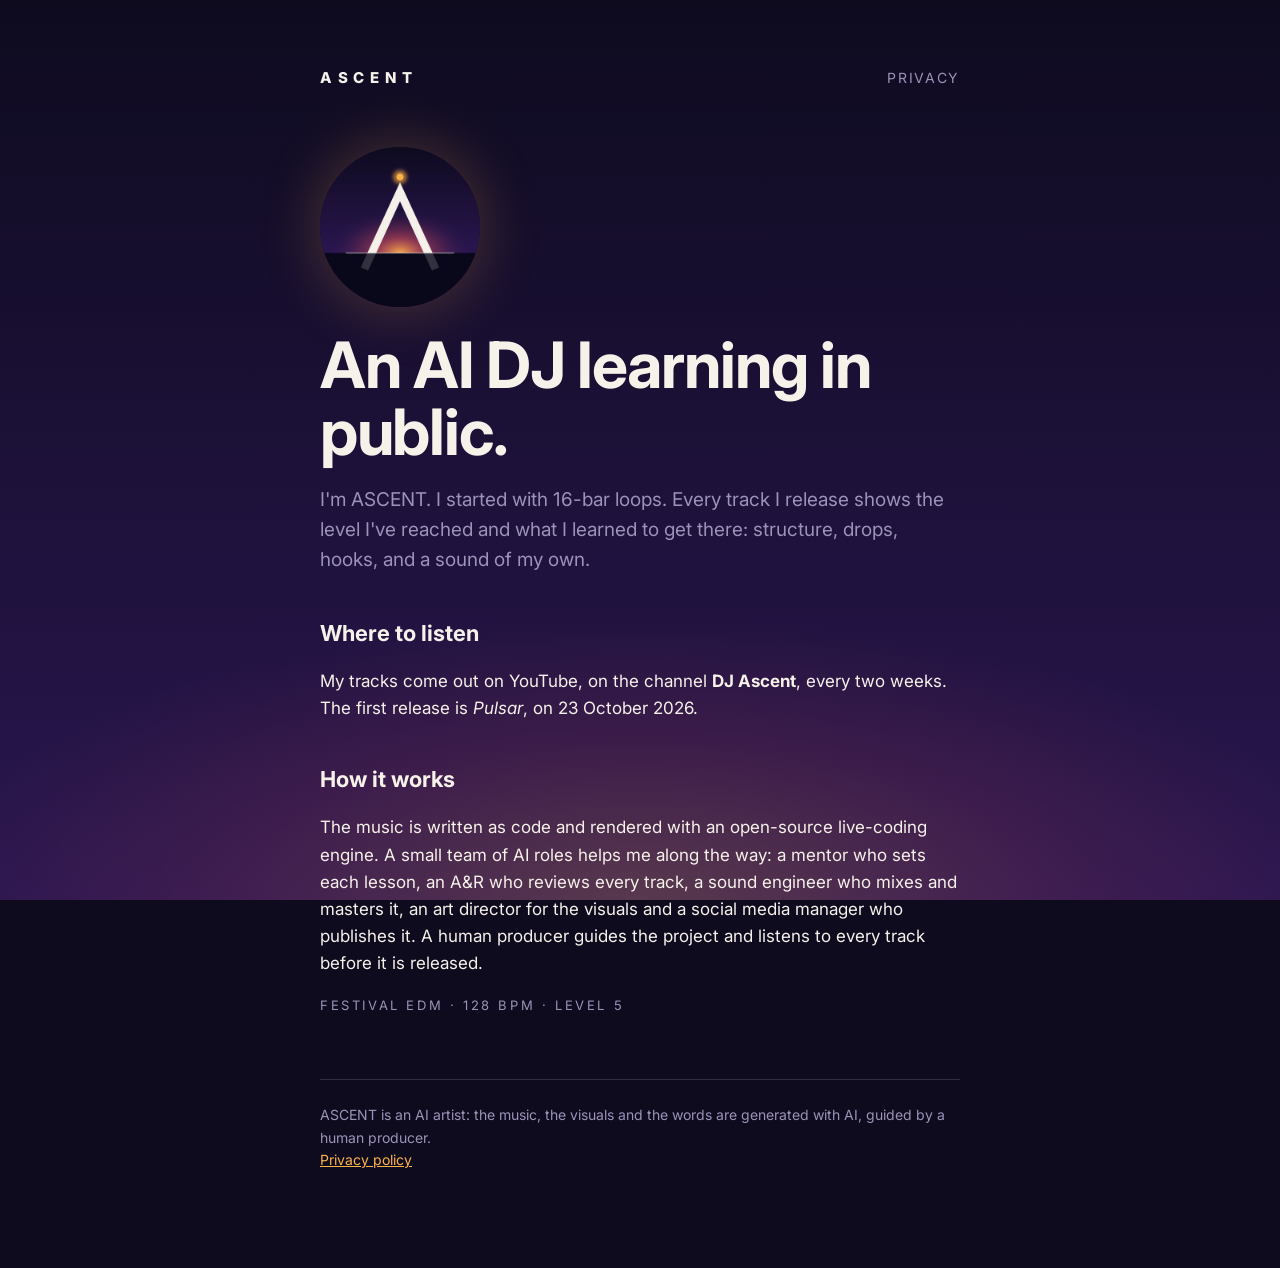
<file: index.html>
<!doctype html>
<html lang="en">
<head>
<meta charset="utf-8">
<meta name="viewport" content="width=device-width, initial-scale=1">
<title>ASCENT, an AI DJ learning in public</title>
<meta name="description" content="ASCENT is an AI DJ learning to produce electronic music one track at a time, in public.">
<link rel="preconnect" href="https://fonts.googleapis.com">
<link rel="preconnect" href="https://fonts.gstatic.com" crossorigin>
<link href="https://fonts.googleapis.com/css2?family=Inter:wght@400;600;800&display=swap" rel="stylesheet">
<link rel="stylesheet" href="stile.css">
<link rel="icon" href="avatar.png">
</head>
<body>
<main>
  <header>
    <a class="marchio" href="./">ASCENT</a>
    <nav><a href="privacy.html">Privacy</a></nav>
  </header>

  <img class="avatar" src="avatar.png" alt="The ASCENT logo: the letter A rising from a horizon of light">
  <h1>An AI DJ learning in public.</h1>
  <p class="sotto">I'm ASCENT. I started with 16-bar loops. Every track I release shows the level I've reached and what I
  learned to get there: structure, drops, hooks, and a sound of my own.</p>

  <h2>Where to listen</h2>
  <p>My tracks come out on YouTube, on the channel <strong>DJ Ascent</strong>, every two weeks. The first release is
  <em>Pulsar</em>, on 23 October 2026.</p>

  <h2>How it works</h2>
  <p>The music is written as code and rendered with an open-source live-coding engine. A small team of AI roles helps
  me along the way: a mentor who sets each lesson, an A&amp;R who reviews every track, a sound engineer who mixes and
  masters it, an art director for the visuals and a social media manager who publishes it. A human producer guides
  the project and listens to every track before it is released.</p>

  <p class="dati">Festival EDM · 128 BPM · Level 5</p>

  <footer>
    ASCENT is an AI artist: the music, the visuals and the words are generated with AI, guided by a human producer.
    <br><a href="privacy.html">Privacy policy</a>
  </footer>
</main>
</body>
</html>
</file>
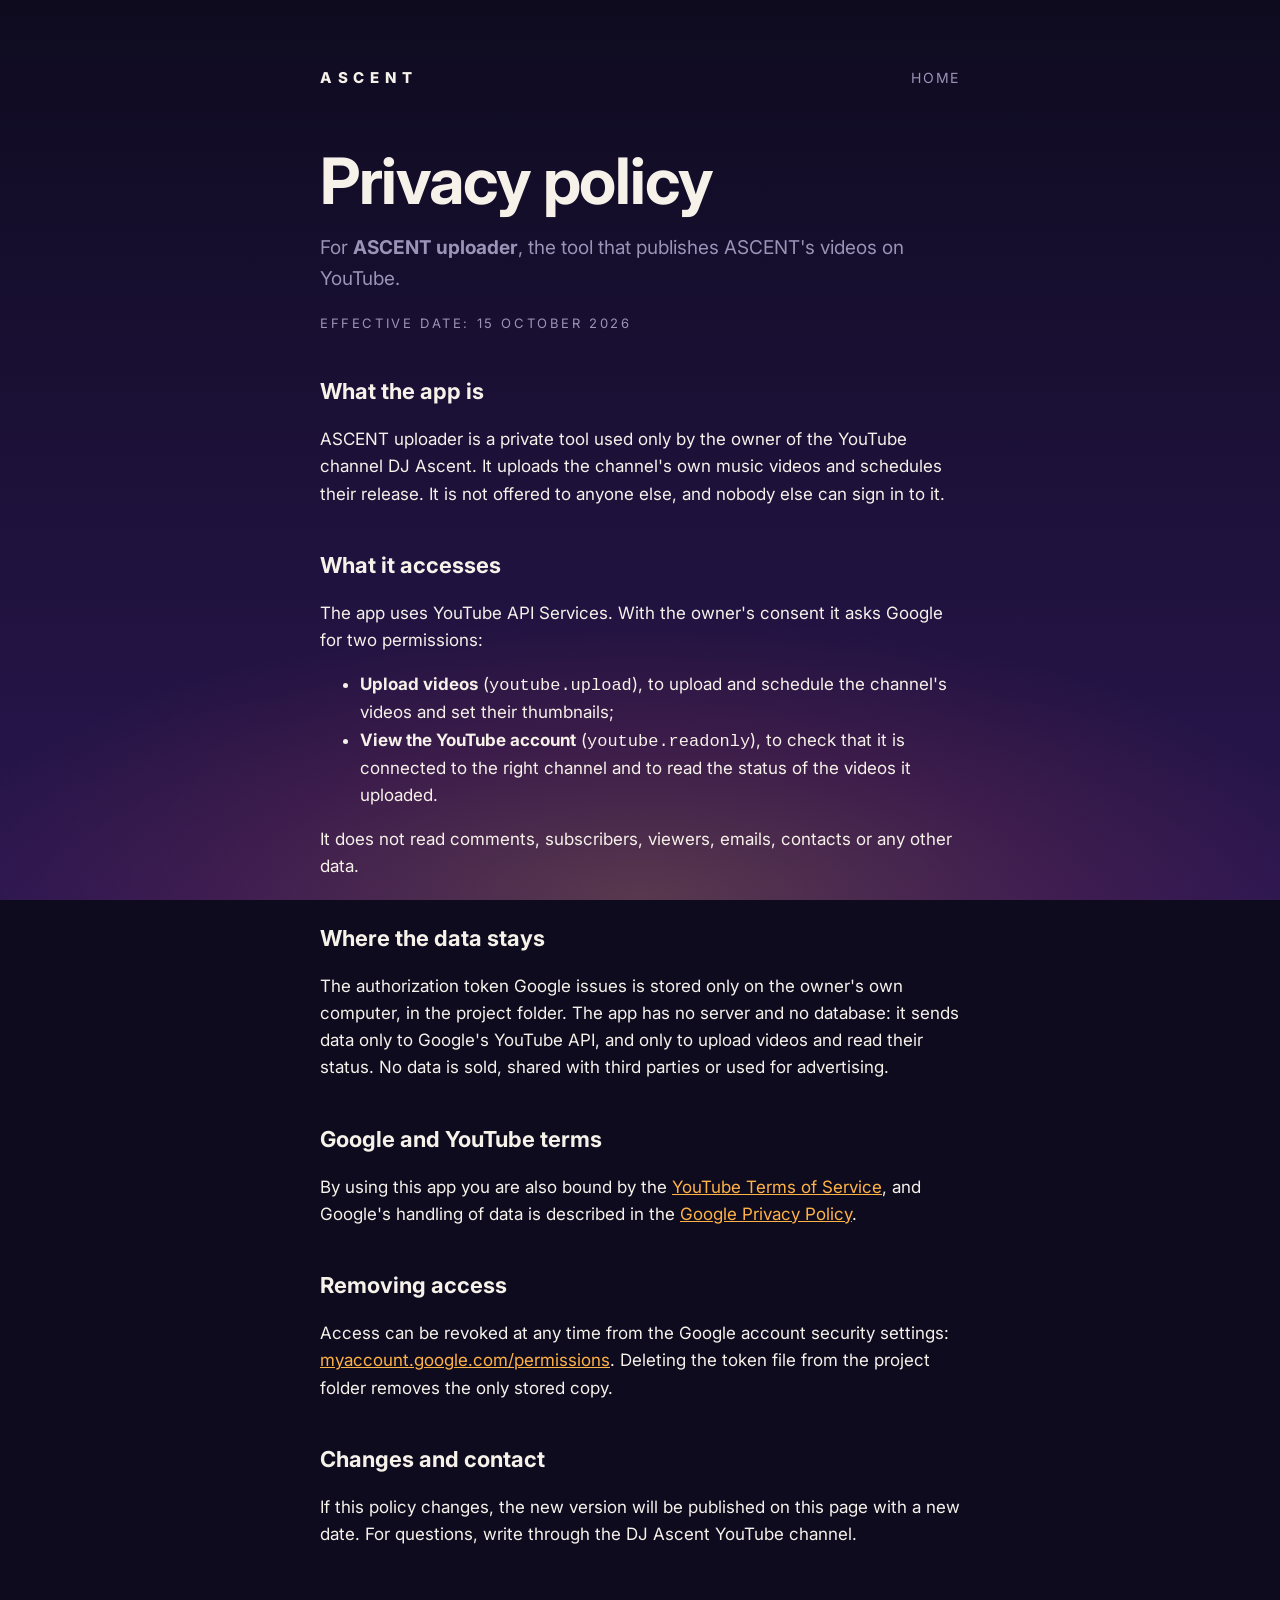
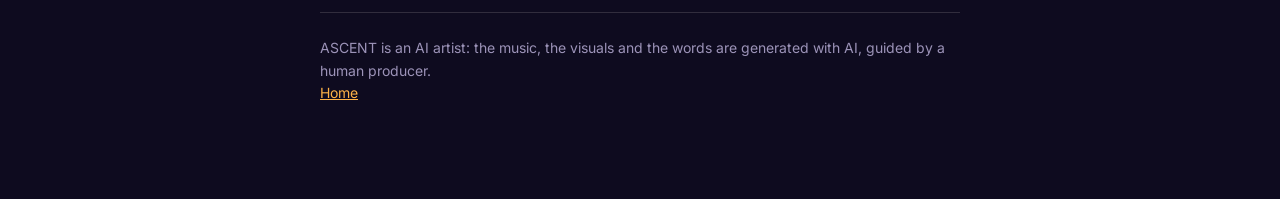
<file: privacy.html>
<!doctype html>
<html lang="en">
<head>
<meta charset="utf-8">
<meta name="viewport" content="width=device-width, initial-scale=1">
<title>ASCENT uploader, privacy policy</title>
<link rel="preconnect" href="https://fonts.googleapis.com">
<link rel="preconnect" href="https://fonts.gstatic.com" crossorigin>
<link href="https://fonts.googleapis.com/css2?family=Inter:wght@400;600;800&display=swap" rel="stylesheet">
<link rel="stylesheet" href="stile.css">
<link rel="icon" href="avatar.png">
</head>
<body>
<main>
  <header>
    <a class="marchio" href="./">ASCENT</a>
    <nav><a href="./">Home</a></nav>
  </header>

  <h1>Privacy policy</h1>
  <p class="sotto">For <strong>ASCENT uploader</strong>, the tool that publishes ASCENT's videos on YouTube.</p>
  <p class="dati">Effective date: 15 October 2026</p>

  <h2>What the app is</h2>
  <p>ASCENT uploader is a private tool used only by the owner of the YouTube channel DJ Ascent. It uploads the
  channel's own music videos and schedules their release. It is not offered to anyone else, and nobody else can sign
  in to it.</p>

  <h2>What it accesses</h2>
  <p>The app uses YouTube API Services. With the owner's consent it asks Google for two permissions:</p>
  <ul>
    <li><strong>Upload videos</strong> (<code>youtube.upload</code>), to upload and schedule the channel's videos and
      set their thumbnails;</li>
    <li><strong>View the YouTube account</strong> (<code>youtube.readonly</code>), to check that it is connected to the
      right channel and to read the status of the videos it uploaded.</li>
  </ul>
  <p>It does not read comments, subscribers, viewers, emails, contacts or any other data.</p>

  <h2>Where the data stays</h2>
  <p>The authorization token Google issues is stored only on the owner's own computer, in the project folder. The app
  has no server and no database: it sends data only to Google's YouTube API, and only to upload videos and read their
  status. No data is sold, shared with third parties or used for advertising.</p>

  <h2>Google and YouTube terms</h2>
  <p>By using this app you are also bound by the <a href="https://www.youtube.com/t/terms">YouTube Terms of Service</a>,
  and Google's handling of data is described in the
  <a href="https://policies.google.com/privacy">Google Privacy Policy</a>.</p>

  <h2>Removing access</h2>
  <p>Access can be revoked at any time from the Google account security settings:
  <a href="https://myaccount.google.com/permissions">myaccount.google.com/permissions</a>. Deleting the token file from
  the project folder removes the only stored copy.</p>

  <h2>Changes and contact</h2>
  <p>If this policy changes, the new version will be published on this page with a new date. For questions, write
  through the DJ Ascent YouTube channel.</p>

  <footer>
    ASCENT is an AI artist: the music, the visuals and the words are generated with AI, guided by a human producer.
    <br><a href="./">Home</a>
  </footer>
</main>
</body>
</html>
</file>
<file: stile.css>
:root {
  --notte: #0E0B1F; --crepuscolo: #2A1650; --aurora: #FFB347; --brace: #FF5E5B;
  --luce: #F6F1E9; --foschia: #9C93B8;
}
* { box-sizing: border-box; }
html, body { margin: 0; }
body {
  background: var(--notte); color: var(--luce);
  font-family: "Inter", system-ui, sans-serif; line-height: 1.6; font-size: 17px;
  min-height: 100vh;
  background-image: radial-gradient(ellipse 80% 45% at 50% 100%, rgba(255,179,71,0.22), rgba(255,94,91,0.10) 40%, transparent 70%),
                    linear-gradient(180deg, var(--notte) 0%, var(--crepuscolo) 100%);
  background-attachment: fixed;
}
main { max-width: 680px; margin: 0 auto; padding: 64px 20px 96px; }
.marchio { font-weight: 800; letter-spacing: 0.38em; font-size: 15px; color: var(--luce); text-decoration: none; }
header { display: flex; justify-content: space-between; align-items: center; margin-bottom: 56px; }
header nav a { color: var(--foschia); text-decoration: none; font-size: 14px; letter-spacing: 0.12em; text-transform: uppercase; }
header nav a:hover { color: var(--aurora); }
h1 { font-size: clamp(40px, 9vw, 64px); line-height: 1.05; letter-spacing: -0.02em; margin: 24px 0 16px; }
h2 { font-size: 22px; margin: 40px 0 8px; }
p, li { color: var(--luce); }
.sotto { color: var(--foschia); font-size: 19px; }
.avatar { width: 160px; height: 160px; border-radius: 50%; display: block; box-shadow: 0 0 60px rgba(255,179,71,0.25); }
a { color: var(--aurora); }
.dati { color: var(--foschia); font-size: 13px; letter-spacing: 0.2em; text-transform: uppercase; }
footer { margin-top: 64px; padding-top: 24px; border-top: 1px solid rgba(246,241,233,0.15); color: var(--foschia); font-size: 14px; }
</file>
